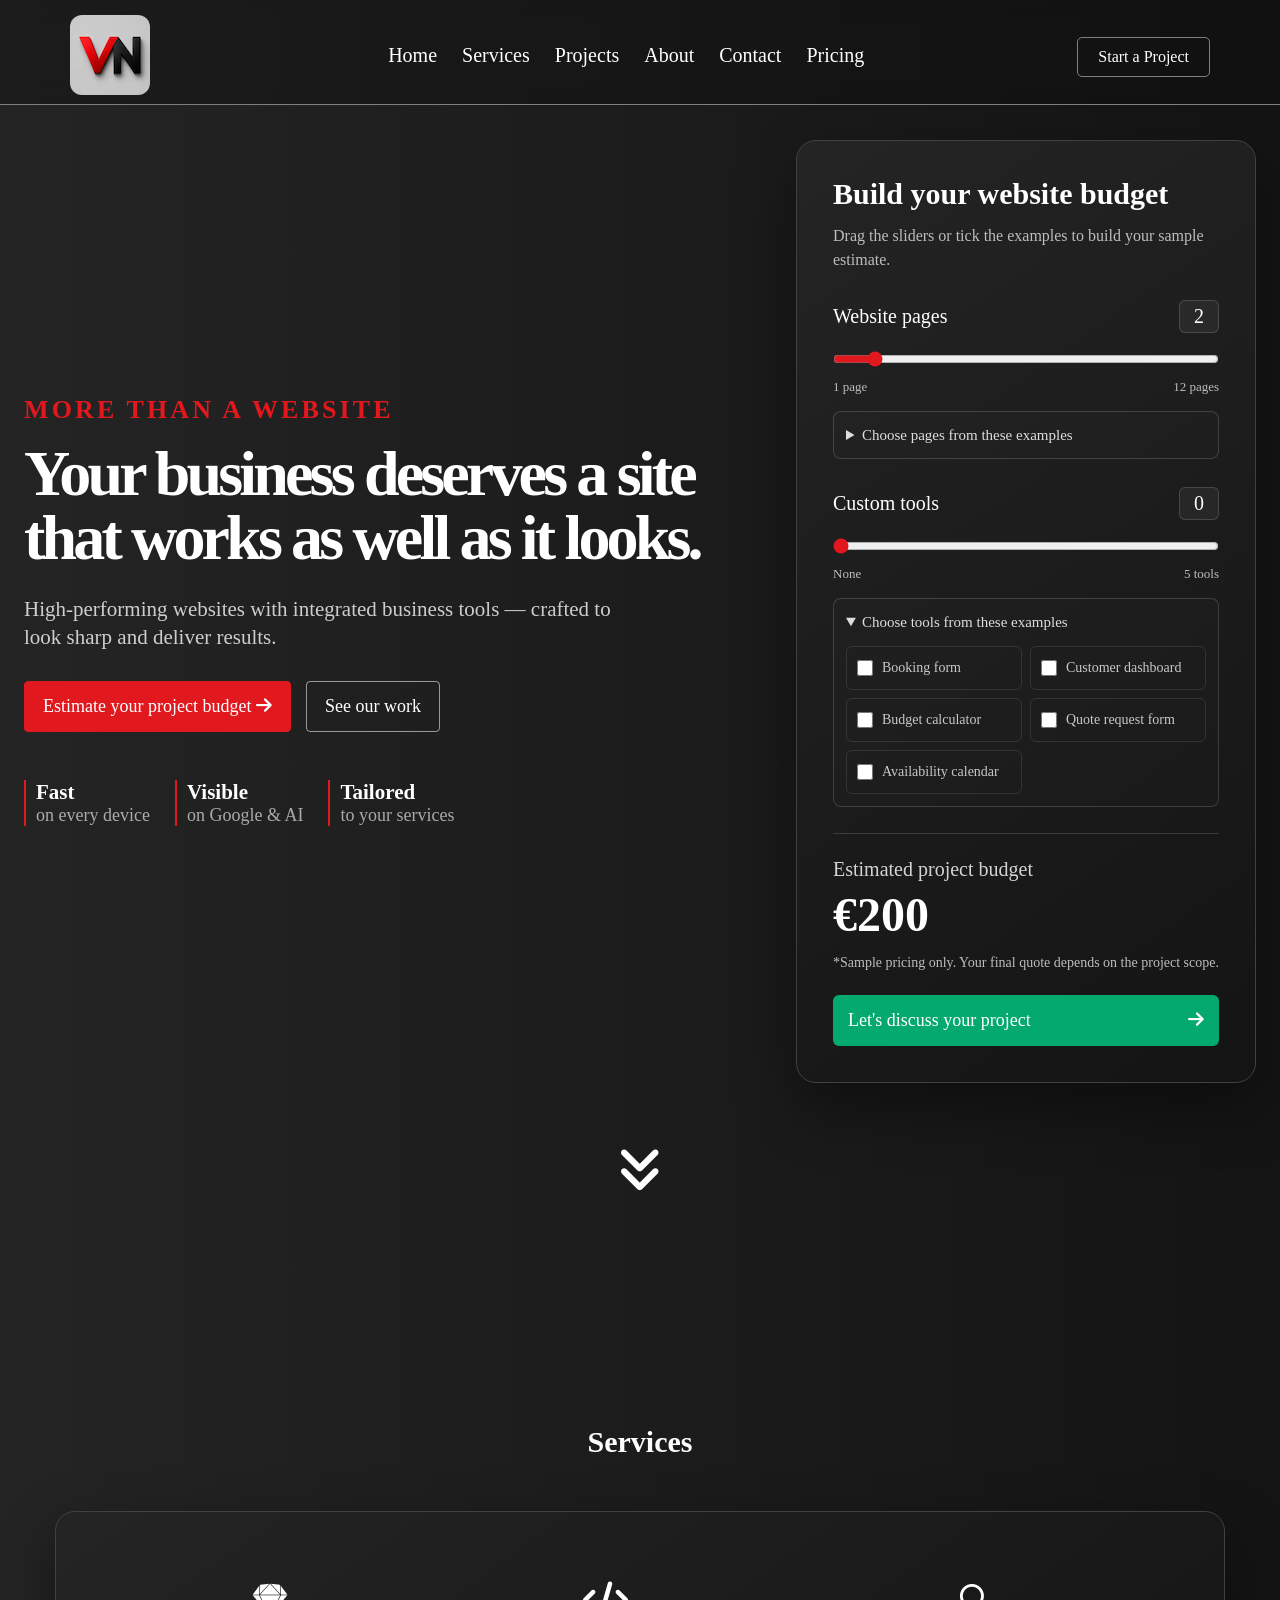
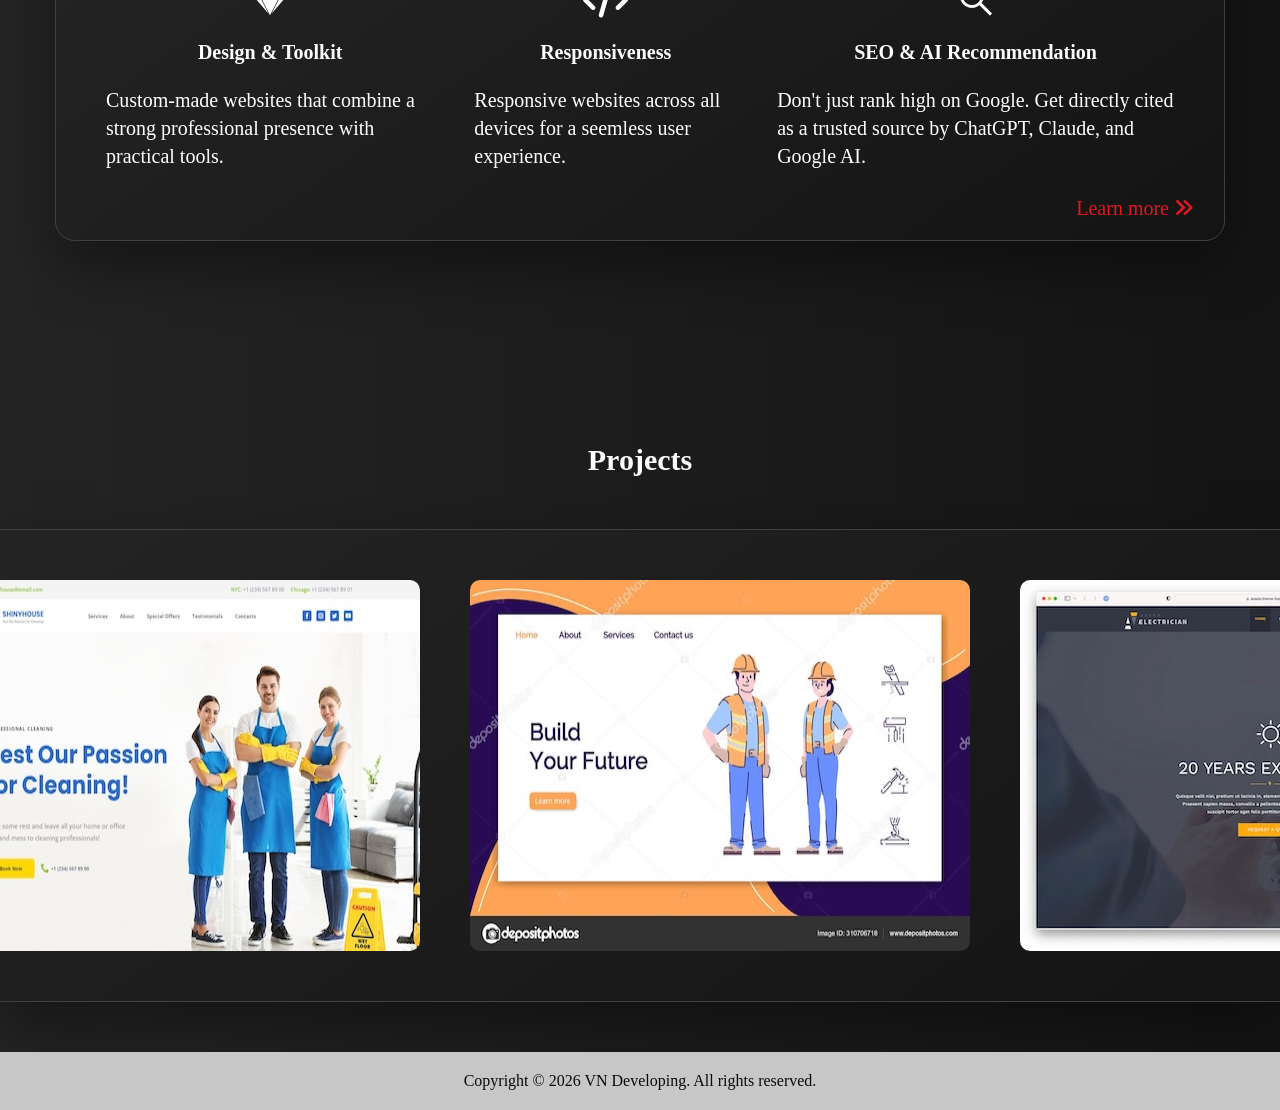
<file: index.html>
<!doctype html>
<html lang="en">
  <head>
    <meta charset="UTF-8" />
    <meta name="viewport" content="width=device-width, initial-scale=1.0" />
    <title>Website Development Home Page | VN Developing</title>
    <link rel="icon" href="img/myLogo-edit.png" />
    <!-- for older browsers -->
    <link rel="shortcut icon" href="img/myLogo-edit.png" />
    <!-- for newest browsers -->
    <link
      rel="apple-touch-icon-precomposed"
      sizes="100x100"
      href="img/myLogo-edit.png"
    />
    <!-- for apple devices -->
    <link
      rel="stylesheet"
      href="https://cdnjs.cloudflare.com/ajax/libs/font-awesome/6.5.1/css/all.min.css"
    />
    <link rel="stylesheet" type="text/css" href="style.css" />
  </head>

  <body>
    <div class="container-wrapper">
      <header class="header">
        <div class="header-content">
          <div class="logo">
            <a href="index.html" rel="home" title="Home">
              <img src="img/myLogo.png" alt="Home Logo" />
            </a>
          </div>
          <nav class="navigation">
            <a href="index.html">Home</a>
            <a href="services.html">Services</a>
            <a href="projects.html">Projects</a>
            <a href="about.html">About</a>
            <a href="contact.html">Contact</a>
            <a href="pricing.html">Pricing</a>
          </nav>
          <div class="start-a-project-btn">
            <a href="contact.html" class="btn">Start a Project</a>
          </div>
          <div class="nav-menu-toggle">
            <i class="fa-solid fa-bars"></i>
          </div>
        </div>
      </header>
    </div>

    <section id="home" class="home">
      <div class="home-container">
        <div class="column-1">
          <div class="intro-text">
            <p class="intro-text-1">More than a website</p>
            <h1 class="intro-text-2">
              Your business deserves a site that works as well as it looks.
            </h1>
            <p class="intro-text-3">
              High-performing websites with integrated business tools — crafted
              to look sharp and deliver results.
            </p>
          </div>
          <div class="intro-btns">
            <a href="contact.html" class="intro-btn-1"
              >Estimate your project budget
              <i class="fa-solid fa-arrow-right"></i
            ></a>
            <a href="projects.html" class="intro-btn-2"> See our work</a>
          </div>
          <div class="intro-deliverables">
            <div><strong>Fast</strong><span>on every device</span></div>
            <div><strong>Visible</strong><span>on Google & AI</span></div>
            <div><strong>Tailored</strong><span>to your services</span></div>
          </div>
        </div>
        <div class="column-2">
          <div class="budget-calculator" aria-labelledby="budget-title">
            <h2 id="budget-title">Build your website budget</h2>
            <p class="budget-description">
              Drag the sliders or tick the examples to build your sample
              estimate.
            </p>
            <div class="budget-control">
              <div class="budget-label">
                <label for="budget-pages">Website pages</label>
                <output id="budget-pages-value" for="budget-pages">2</output>
              </div>
              <input
                type="range"
                id="budget-pages"
                min="1"
                max="12"
                value="2"
                step="1"
              />
              <div class="budget-scale" aria-hidden="true">
                <span>1 page</span><span>12 pages</span>
              </div>
              <details class="budget-options" name="budget-examples">
                <summary>Choose pages from these examples</summary>
                <p class="budget-help">
                  Select at least one page. Each tick adds one page.
                </p>
                <fieldset class="budget-option-grid" id="budget-page-options">
                  <legend class="budget-options-legend">
                    Website page examples
                  </legend>
                  <label
                    ><input type="checkbox" value="Home" checked /><span
                      >Home</span
                    ></label
                  >
                  <label
                    ><input type="checkbox" value="Services" checked /><span
                      >Services</span
                    ></label
                  >
                  <label
                    ><input type="checkbox" value="Projects" /><span
                      >Projects</span
                    ></label
                  >
                  <label
                    ><input type="checkbox" value="About" /><span
                      >About</span
                    ></label
                  >
                  <label
                    ><input type="checkbox" value="Contact" /><span
                      >Contact</span
                    ></label
                  >
                  <label
                    ><input type="checkbox" value="Pricing" /><span
                      >Pricing</span
                    ></label
                  >
                  <label
                    ><input type="checkbox" value="FAQs" /><span
                      >FAQs</span
                    ></label
                  >
                  <label
                    ><input type="checkbox" value="Testimonials" /><span
                      >Testimonials</span
                    ></label
                  >
                  <label
                    ><input type="checkbox" value="Blog" /><span
                      >Blog</span
                    ></label
                  >
                  <label
                    ><input type="checkbox" value="Team" /><span
                      >Team</span
                    ></label
                  >
                  <label
                    ><input type="checkbox" value="Gallery" /><span
                      >Gallery</span
                    ></label
                  >
                  <label
                    ><input type="checkbox" value="Careers" /><span
                      >Careers</span
                    ></label
                  >
                </fieldset>
              </details>
            </div>
            <div class="budget-control">
              <div class="budget-label">
                <label for="budget-tools">Custom tools</label>
                <output id="budget-tools-value" for="budget-tools">1</output>
              </div>
              <input
                type="range"
                id="budget-tools"
                min="0"
                max="5"
                value="0"
                step="1"
                aria-describedby="budget-tools-help"
              />
              <div class="budget-scale" aria-hidden="true">
                <span>None</span><span>5 tools</span>
              </div>
              <details class="budget-options" name="budget-examples" open>
                <summary>Choose tools from these examples</summary>
                <fieldset class="budget-option-grid" id="budget-tool-options">
                  <legend class="budget-options-legend">
                    Custom tool examples
                  </legend>
                  <label
                    ><input type="checkbox" value="Booking form" checked /><span
                      >Booking form</span
                    ></label
                  >
                  <label
                    ><input type="checkbox" value="Customer dashboard" /><span
                      >Customer dashboard</span
                    ></label
                  >
                  <label
                    ><input type="checkbox" value="Budget calculator" /><span
                      >Budget calculator</span
                    ></label
                  >
                  <label
                    ><input type="checkbox" value="Quote request form" /><span
                      >Quote request form</span
                    ></label
                  >
                  <label
                    ><input
                      type="checkbox"
                      value="Availability calendar"
                    /><span>Availability calendar</span></label
                  >
                </fieldset>
              </details>
            </div>
            <div class="budget-result">
              <span>Estimated project budget</span>
              <output
                id="budget-total"
                for="budget-pages budget-tools"
                aria-live="polite"
                aria-atomic="true"
                >€1,250</output
              >
              <p>
                *Sample pricing only. Your final quote depends on the project
                scope.
              </p>
            </div>
            <a href="#contact" class="budget-cta"
              >Let's discuss your project
              <i class="fa-solid fa-arrow-right" aria-hidden="true"></i
            ></a>
          </div>
        </div>
      </div>
      <div class="scroll-down">
        <a
          href="javascript:void(0);"
          onclick="scrollToServices()"
          title="Scroll down"
        >
          <i class="fa-solid fa-angles-down"></i>
        </a>
      </div>
    </section>

    <div class="container-wrapper">
      <section id="services" class="services">
        <h2 class="heading">Services</h2>
        <div class="services-container">
          <div class="service-info">
            <i class="fa-brands fa-sketch"></i>
            <h3>Design & Toolkit</h3>
            <p>
              Custom-made websites that combine a strong professional presence
              with practical tools.
            </p>
          </div>

          <div class="service-info">
            <i class="fa-solid fa-code"></i>
            <h3>Responsiveness</h3>
            <p>
              Responsive websites across all devices for a seemless user
              experience.
            </p>
          </div>

          <div class="service-info">
            <i class="fa-brands fa-sistrix"></i>
            <h3>SEO & AI Recommendation</h3>
            <p>
              Don't just rank high on Google. Get directly cited as a trusted
              source by ChatGPT, Claude, and Google AI.
            </p>
          </div>
          <a href="#" target="blank" class="learn-more"
            >Learn more <i class="fa-solid fa-angles-right"></i
          ></a>
        </div>
      </section>
    </div>

    <section id="projects" class="projects">
      <h2 class="heading">Projects</h2>
      <div class="projects-container">
        <div class="carousel">
          <div id="carousel" class="carousel-track">
            <img src="img/cleaner website.jpeg" />
            <img src="img/contractor website.jpg" />
            <img src="img/electrician website.jpg" />
            <img src="img/plumber website.png" />
            <img src="img/tutor website.png" />
          </div>
        </div>
      </div>
    </section>

    <footer>
      <div class="container-wrapper">
        <div class="copyright">
          Copyright © <span id="thisYear"></span> VN Developing. All rights
          reserved.
        </div>
      </div>
    </footer>

    <script src="script.js"></script>
  </body>
</html>
</file>
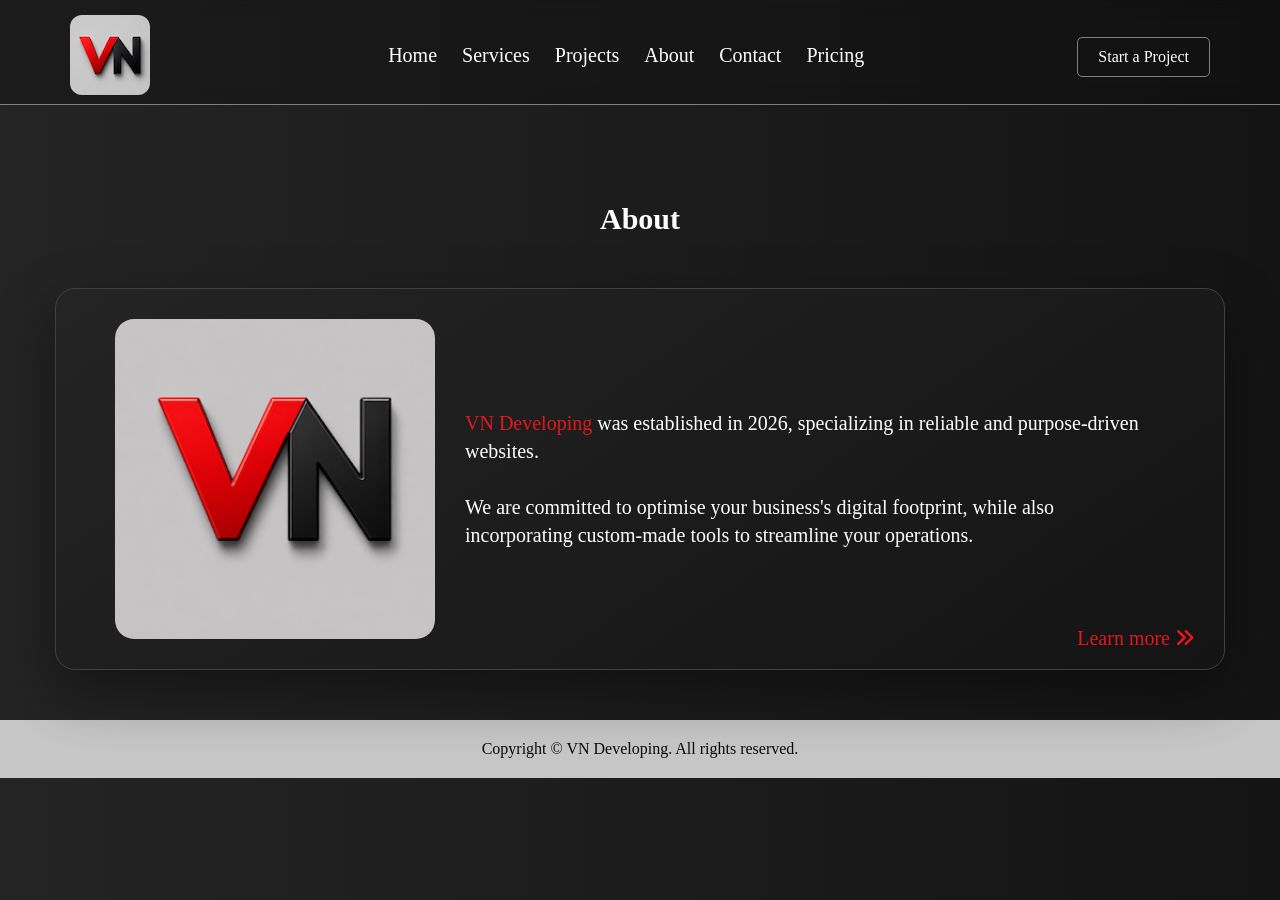
<file: about.html>
<!doctype html>
<html lang="en">
  <head>
    <meta charset="UTF-8" />
    <meta name="viewport" content="width=device-width, initial-scale=1.0" />
    <title>Website Development About Us | VN Developing</title>
    <link rel="icon" href="img/myLogo-edit.png" />
    <!-- for older browsers -->
    <link rel="shortcut icon" href="img/myLogo-edit.png" />
    <!-- for newest browsers -->
    <link
      rel="apple-touch-icon-precomposed"
      sizes="100x100"
      href="img/myLogo-edit.png"
    />
    <!-- for apple devices -->
    <link
      rel="stylesheet"
      href="https://cdnjs.cloudflare.com/ajax/libs/font-awesome/6.5.1/css/all.min.css"
    />
    <link rel="stylesheet" type="text/css" href="style.css" />
  </head>

  <body>
    <div class="container-wrapper">
      <header class="header">
        <div class="header-content">
          <div class="logo">
            <a href="index.html" rel="home" title="Home">
              <img src="img/myLogo.png" alt="Home Logo" />
            </a>
          </div>
          <nav class="navigation">
            <a href="index.html">Home</a>
            <a href="services.html">Services</a>
            <a href="projects.html">Projects</a>
            <a href="about.html">About</a>
            <a href="contact.html">Contact</a>
            <a href="pricing.html">Pricing</a>
          </nav>
          <div class="start-a-project-btn">
            <a href="contact.html" class="btn">Start a Project</a>
          </div>
          <div class="nav-menu-toggle">
            <i class="fa-solid fa-bars"></i>
          </div>
        </div>
      </header>
    </div>

    <div class="container-wrapper">
      <section id="about" class="about">
        <h2 class="heading">About</h2>
        <div class="about-container">
          <img src="img/about-img.png" />
          <p>
            <span class="company-name">VN Developing</span> was established in
            2026, specializing in reliable and purpose-driven websites.
            <br />
            <br />
            We are committed to optimise your business's digital footprint,
            while also incorporating custom-made tools to streamline your
            operations.
          </p>
          <a href="contact.html" target="blank" class="learn-more"
            >Learn more <i class="fa-solid fa-angles-right"></i
          ></a>
        </div>
      </section>
    </div>

    <footer>
      <div class="container-wrapper">
        <div class="copyright">
          Copyright © <span id="thisYear"></span> VN Developing. All rights
          reserved.
        </div>
      </div>
    </footer>

    <script src="script.js"></script>
  </body>
</html>
</file>
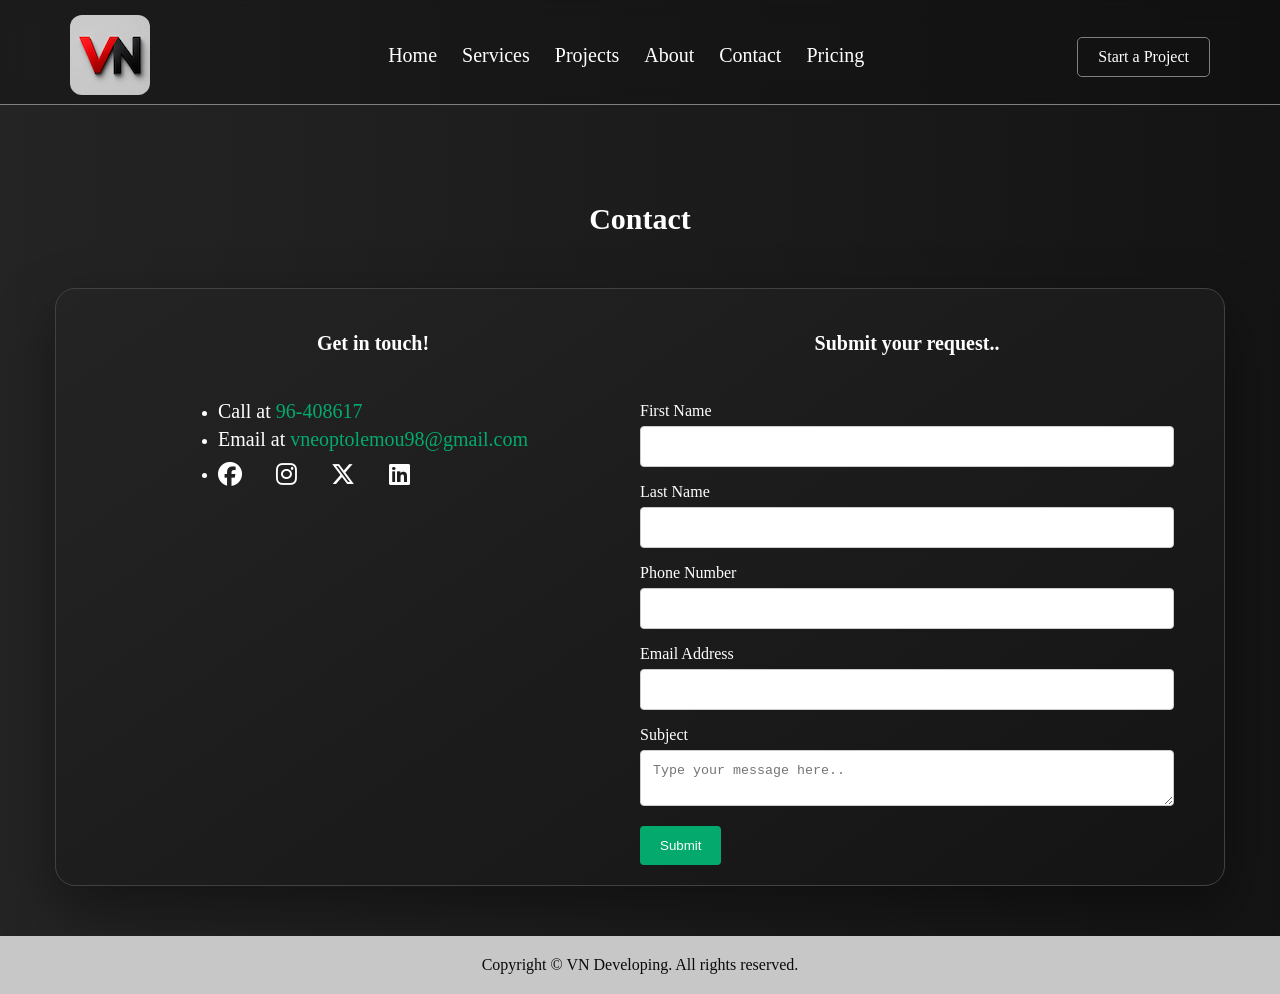
<file: contact.html>
<!doctype html>
<html lang="en">
  <head>
    <meta charset="UTF-8" />
    <meta name="viewport" content="width=device-width, initial-scale=1.0" />
    <title>Website Development Contact information | VN Developing</title>
    <link rel="icon" href="img/myLogo-edit.png" />
    <!-- for older browsers -->
    <link rel="shortcut icon" href="img/myLogo-edit.png" />
    <!-- for newest browsers -->
    <link
      rel="apple-touch-icon-precomposed"
      sizes="100x100"
      href="img/myLogo-edit.png"
    />
    <!-- for apple devices -->
    <link
      rel="stylesheet"
      href="https://cdnjs.cloudflare.com/ajax/libs/font-awesome/6.5.1/css/all.min.css"
    />
    <link rel="stylesheet" type="text/css" href="style.css" />
  </head>

  <body>
    <div class="container-wrapper">
      <header class="header">
        <div class="header-content">
          <div class="logo">
            <a href="index.html" rel="home" title="Home">
              <img src="img/myLogo.png" alt="Home Logo" />
            </a>
          </div>
          <nav class="navigation">
            <a href="index.html">Home</a>
            <a href="services.html">Services</a>
            <a href="projects.html">Projects</a>
            <a href="about.html">About</a>
            <a href="contact.html">Contact</a>
            <a href="pricing.html">Pricing</a>
          </nav>
          <div class="start-a-project-btn">
            <a href="contact.html" class="btn">Start a Project</a>
          </div>
          <div class="nav-menu-toggle">
            <i class="fa-solid fa-bars"></i>
          </div>
        </div>
      </header>
    </div>

    <div class="container-wrapper">
      <section id="contact" class="contact">
        <h2 class="heading">Contact</h2>
        <div class="contact-container">
          <div class="contact-info">
            <h3 class="heading-2">Get in touch!</h3>
            <ul>
              <li>
                <p>
                  Call at
                  <a class="call-email" href="tel:96-408617">96-408617</a>
                </p>
              </li>
              <li>
                <p>
                  Email at
                  <a
                    class="call-email"
                    href="mailto:vneoptolemou98@gmail.com"
                    target="blank"
                    >vneoptolemou98@gmail.com</a
                  >
                </p>
              </li>
              <li>
                <a href="#" target="blank" title="Facebook"
                  ><i class="fa-brands fa-facebook fa-xl"></i
                ></a>
                <a href="#" target="blank" title="Instagram"
                  ><i class="fa-brands fa-instagram fa-xl"></i
                ></a>
                <a href="#" target="blank" title="X(Twitter)"
                  ><i class="fa-brands fa-x-twitter fa-xl"></i
                ></a>
                <a href="#" target="blank" title="LinkedIn"
                  ><i class="fa-brands fa-linkedin fa-xl"></i
                ></a>
              </li>
            </ul>
          </div>

          <div class="contact-form">
            <h3 class="heading-2">Submit your request..</h3>
            <form action="#">
              <label for="first-name">First Name</label>
              <input type="text" id="first-name" name="firstname" />

              <label for="last-name">Last Name</label>
              <input type="text" id="last-name" name="lastname" />

              <label for="phone-number">Phone Number</label>
              <input type="text" id="phone-number" name="phonenumber" />

              <label for="email-address">Email Address</label>
              <input type="text" id="email-address" name="emailaddress" />

              <label for="subject">Subject</label>
              <textarea
                id="subject"
                name="subject"
                placeholder="Type your message here.."
              ></textarea>
              <input type="submit" value="Submit" />
            </form>
          </div>
        </div>
      </section>
    </div>

    <footer>
      <div class="container-wrapper">
        <div class="copyright">
          Copyright © <span id="thisYear"></span> VN Developing. All rights
          reserved.
        </div>
      </div>
    </footer>

    <script src="script.js"></script>
  </body>
</html>
</file>
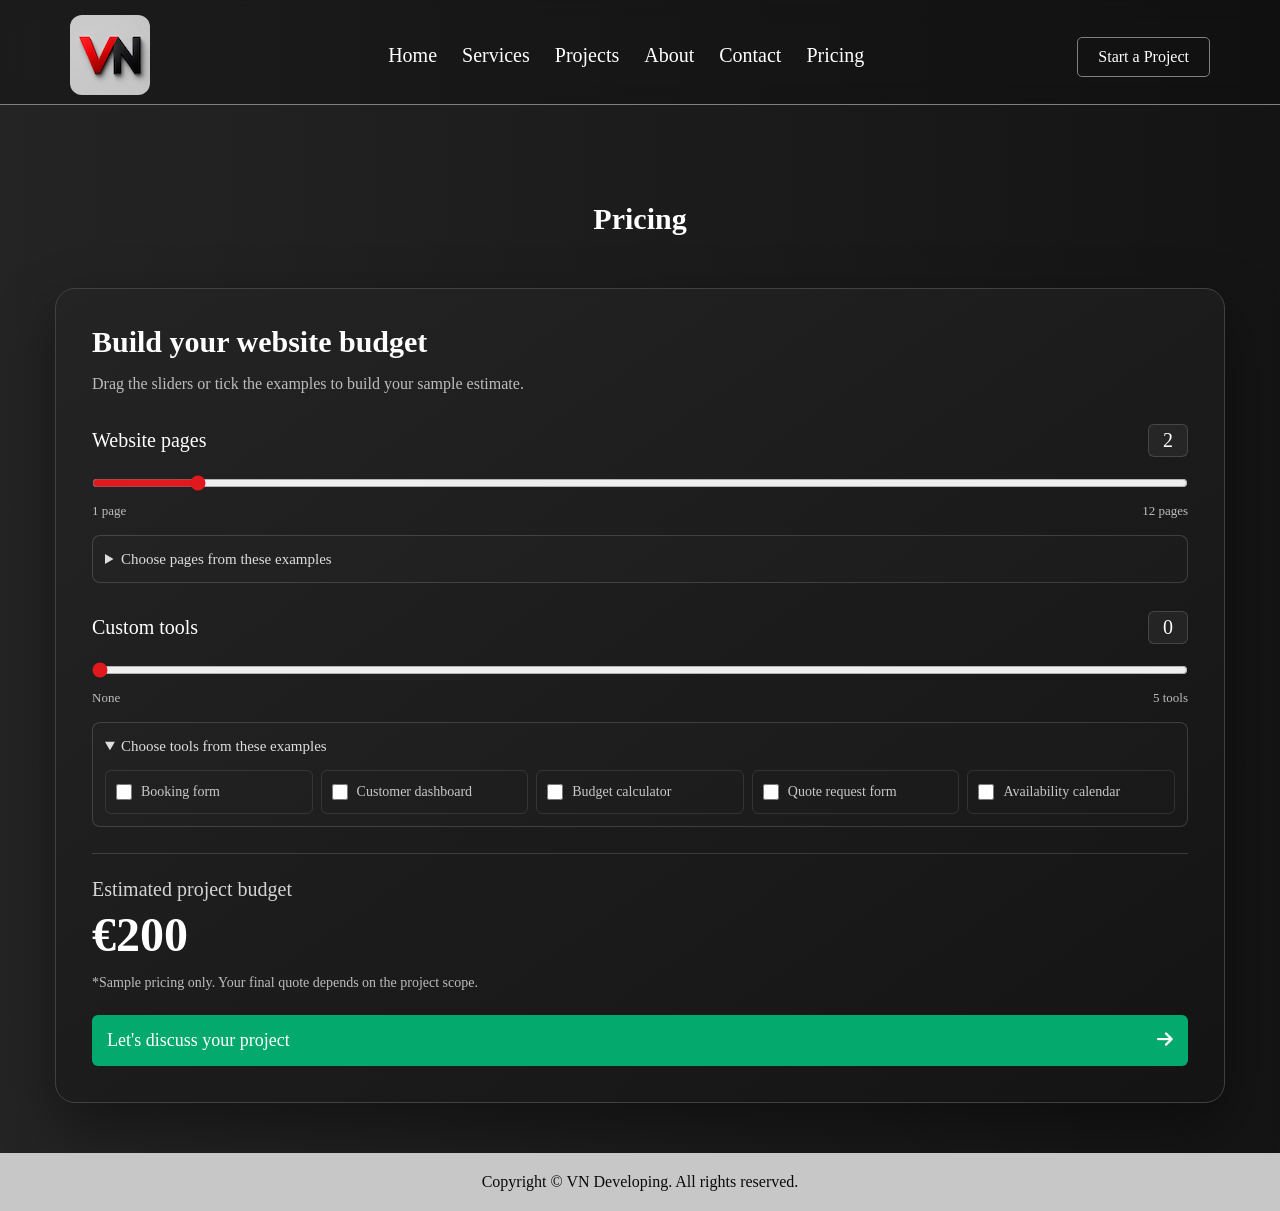
<file: pricing.html>
<!doctype html>
<html lang="en">
  <head>
    <meta charset="UTF-8" />
    <meta name="viewport" content="width=device-width, initial-scale=1.0" />
    <meta
      name="description"
      content="Estimate your website's budget with the VN Developing calculator. Explore how page count and custom tools affect your project cost."
    />
    <title>Website Pricing & Budget Calculator | VN Developing</title>
    <link rel="icon" href="img/myLogo-edit.png" />
    <!-- for older browsers -->
    <link rel="shortcut icon" href="img/myLogo-edit.png" />
    <!-- for newest browsers -->
    <link
      rel="apple-touch-icon-precomposed"
      sizes="100x100"
      href="img/myLogo-edit.png"
    />
    <!-- for apple devices -->
    <link
      rel="stylesheet"
      href="https://cdnjs.cloudflare.com/ajax/libs/font-awesome/6.5.1/css/all.min.css"
    />
    <link rel="stylesheet" type="text/css" href="style.css" />
  </head>

  <body>
    <div class="container-wrapper">
      <header class="header">
        <div class="header-content">
          <div class="logo">
            <a href="index.html" rel="home" title="Home">
              <img src="img/myLogo.png" alt="Home Logo" />
            </a>
          </div>
          <nav class="navigation">
            <a href="index.html">Home</a>
            <a href="services.html">Services</a>
            <a href="projects.html">Projects</a>
            <a href="about.html">About</a>
            <a href="contact.html">Contact</a>
            <a href="pricing.html">Pricing</a>
          </nav>
          <div class="start-a-project-btn">
            <a href="contact.html" class="btn">Start a Project</a>
          </div>
          <div class="nav-menu-toggle">
            <i class="fa-solid fa-bars"></i>
          </div>
        </div>
      </header>
    </div>

    <div class="container-wrapper">
      <div id="pricing" class="pricing">
        <h2 class="heading">Pricing</h2>
        <div class="budget-calculator" aria-labelledby="budget-title">
          <h2 id="budget-title">Build your website budget</h2>
          <p class="budget-description">
            Drag the sliders or tick the examples to build your sample estimate.
          </p>
          <div class="budget-control">
            <div class="budget-label">
              <label for="budget-pages">Website pages</label>
              <output id="budget-pages-value" for="budget-pages">2</output>
            </div>
            <input
              type="range"
              id="budget-pages"
              min="1"
              max="12"
              value="2"
              step="1"
            />
            <div class="budget-scale" aria-hidden="true">
              <span>1 page</span><span>12 pages</span>
            </div>
            <details class="budget-options" name="budget-examples">
              <summary>Choose pages from these examples</summary>
              <p class="budget-help">
                Select at least one page. Each tick adds one page.
              </p>
              <fieldset class="budget-option-grid" id="budget-page-options">
                <legend class="budget-options-legend">
                  Website page examples
                </legend>
                <label
                  ><input type="checkbox" value="Home" checked /><span
                    >Home</span
                  ></label
                >
                <label
                  ><input type="checkbox" value="Services" checked /><span
                    >Services</span
                  ></label
                >
                <label
                  ><input type="checkbox" value="Projects" /><span
                    >Projects</span
                  ></label
                >
                <label
                  ><input type="checkbox" value="About" /><span
                    >About</span
                  ></label
                >
                <label
                  ><input type="checkbox" value="Contact" /><span
                    >Contact</span
                  ></label
                >
                <label
                  ><input type="checkbox" value="Pricing" /><span
                    >Pricing</span
                  ></label
                >
                <label
                  ><input type="checkbox" value="FAQs" /><span
                    >FAQs</span
                  ></label
                >
                <label
                  ><input type="checkbox" value="Testimonials" /><span
                    >Testimonials</span
                  ></label
                >
                <label
                  ><input type="checkbox" value="Blog" /><span
                    >Blog</span
                  ></label
                >
                <label
                  ><input type="checkbox" value="Team" /><span
                    >Team</span
                  ></label
                >
                <label
                  ><input type="checkbox" value="Gallery" /><span
                    >Gallery</span
                  ></label
                >
                <label
                  ><input type="checkbox" value="Careers" /><span
                    >Careers</span
                  ></label
                >
              </fieldset>
            </details>
          </div>
          <div class="budget-control">
            <div class="budget-label">
              <label for="budget-tools">Custom tools</label>
              <output id="budget-tools-value" for="budget-tools">1</output>
            </div>
            <input
              type="range"
              id="budget-tools"
              min="0"
              max="5"
              value="0"
              step="1"
              aria-describedby="budget-tools-help"
            />
            <div class="budget-scale" aria-hidden="true">
              <span>None</span><span>5 tools</span>
            </div>
            <details class="budget-options" name="budget-examples" open>
              <summary>Choose tools from these examples</summary>
              <fieldset class="budget-option-grid" id="budget-tool-options">
                <legend class="budget-options-legend">
                  Custom tool examples
                </legend>
                <label
                  ><input type="checkbox" value="Booking form" checked /><span
                    >Booking form</span
                  ></label
                >
                <label
                  ><input type="checkbox" value="Customer dashboard" /><span
                    >Customer dashboard</span
                  ></label
                >
                <label
                  ><input type="checkbox" value="Budget calculator" /><span
                    >Budget calculator</span
                  ></label
                >
                <label
                  ><input type="checkbox" value="Quote request form" /><span
                    >Quote request form</span
                  ></label
                >
                <label
                  ><input type="checkbox" value="Availability calendar" /><span
                    >Availability calendar</span
                  ></label
                >
              </fieldset>
            </details>
          </div>
          <div class="budget-result">
            <span>Estimated project budget</span>
            <output
              id="budget-total"
              for="budget-pages budget-tools"
              aria-live="polite"
              aria-atomic="true"
              >€1,250</output
            >
            <p>
              *Sample pricing only. Your final quote depends on the project
              scope.
            </p>
          </div>
          <a href="contact.html" class="budget-cta"
            >Let's discuss your project
            <i class="fa-solid fa-arrow-right" aria-hidden="true"></i
          ></a>
        </div>
      </div>
    </div>

    <footer>
      <div class="container-wrapper">
        <div class="copyright">
          Copyright © <span id="thisYear"></span> VN Developing. All rights
          reserved.
        </div>
      </div>
    </footer>

    <script src="script.js"></script>
  </body>
</html>
</file>
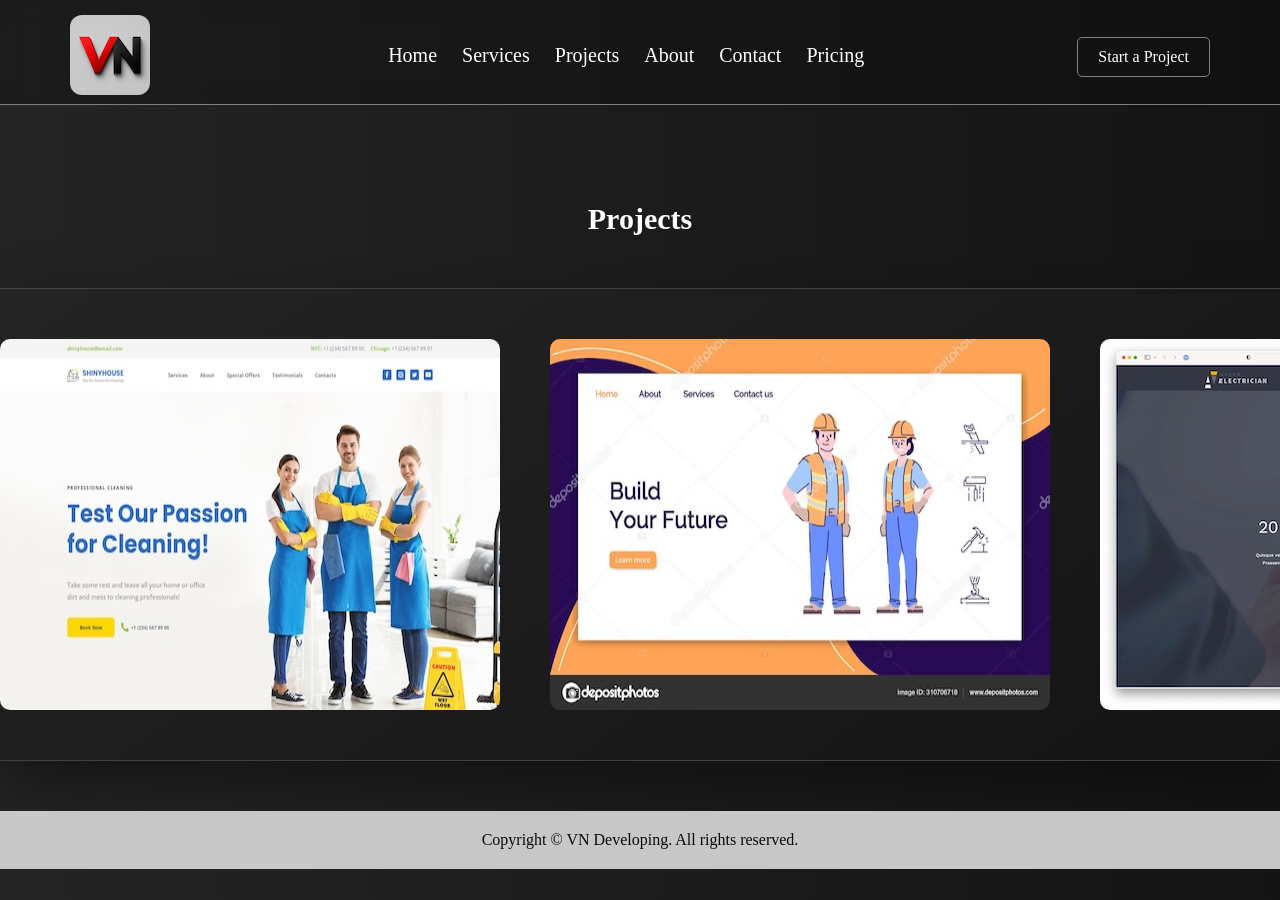
<file: projects.html>
<!doctype html>
<html lang="en">
  <head>
    <meta charset="UTF-8" />
    <meta name="viewport" content="width=device-width, initial-scale=1.0" />
    <title>Website Development Projects | VN Developing</title>
    <link rel="icon" href="img/myLogo-edit.png" />
    <!-- for older browsers -->
    <link rel="shortcut icon" href="img/myLogo-edit.png" />
    <!-- for newest browsers -->
    <link
      rel="apple-touch-icon-precomposed"
      sizes="100x100"
      href="img/myLogo-edit.png"
    />
    <!-- for apple devices -->
    <link
      rel="stylesheet"
      href="https://cdnjs.cloudflare.com/ajax/libs/font-awesome/6.5.1/css/all.min.css"
    />
    <link rel="stylesheet" type="text/css" href="style.css" />
  </head>

  <body>
    <div class="container-wrapper">
      <header class="header">
        <div class="header-content">
          <div class="logo">
            <a href="index.html" rel="home" title="Home">
              <img src="img/myLogo.png" alt="Home Logo" />
            </a>
          </div>
          <nav class="navigation">
            <a href="index.html">Home</a>
            <a href="services.html">Services</a>
            <a href="projects.html">Projects</a>
            <a href="about.html">About</a>
            <a href="contact.html">Contact</a>
            <a href="pricing.html">Pricing</a>
          </nav>
          <div class="start-a-project-btn">
            <a href="contact.html" class="btn">Start a Project</a>
          </div>
          <div class="nav-menu-toggle">
            <i class="fa-solid fa-bars"></i>
          </div>
        </div>
      </header>
    </div>

    <section id="projects" class="projects">
      <h2 class="heading">Projects</h2>
      <div class="projects-container">
        <div class="carousel">
          <div id="carousel" class="carousel-track">
            <img src="img/cleaner website.jpeg" />
            <img src="img/contractor website.jpg" />
            <img src="img/electrician website.jpg" />
            <img src="img/plumber website.png" />
            <img src="img/tutor website.png" />
          </div>
        </div>
      </div>
    </section>

    <footer>
      <div class="container-wrapper">
        <div class="copyright">
          Copyright © <span id="thisYear"></span> VN Developing. All rights
          reserved.
        </div>
      </div>
    </footer>

    <script src="script.js"></script>
  </body>
</html>
</file>
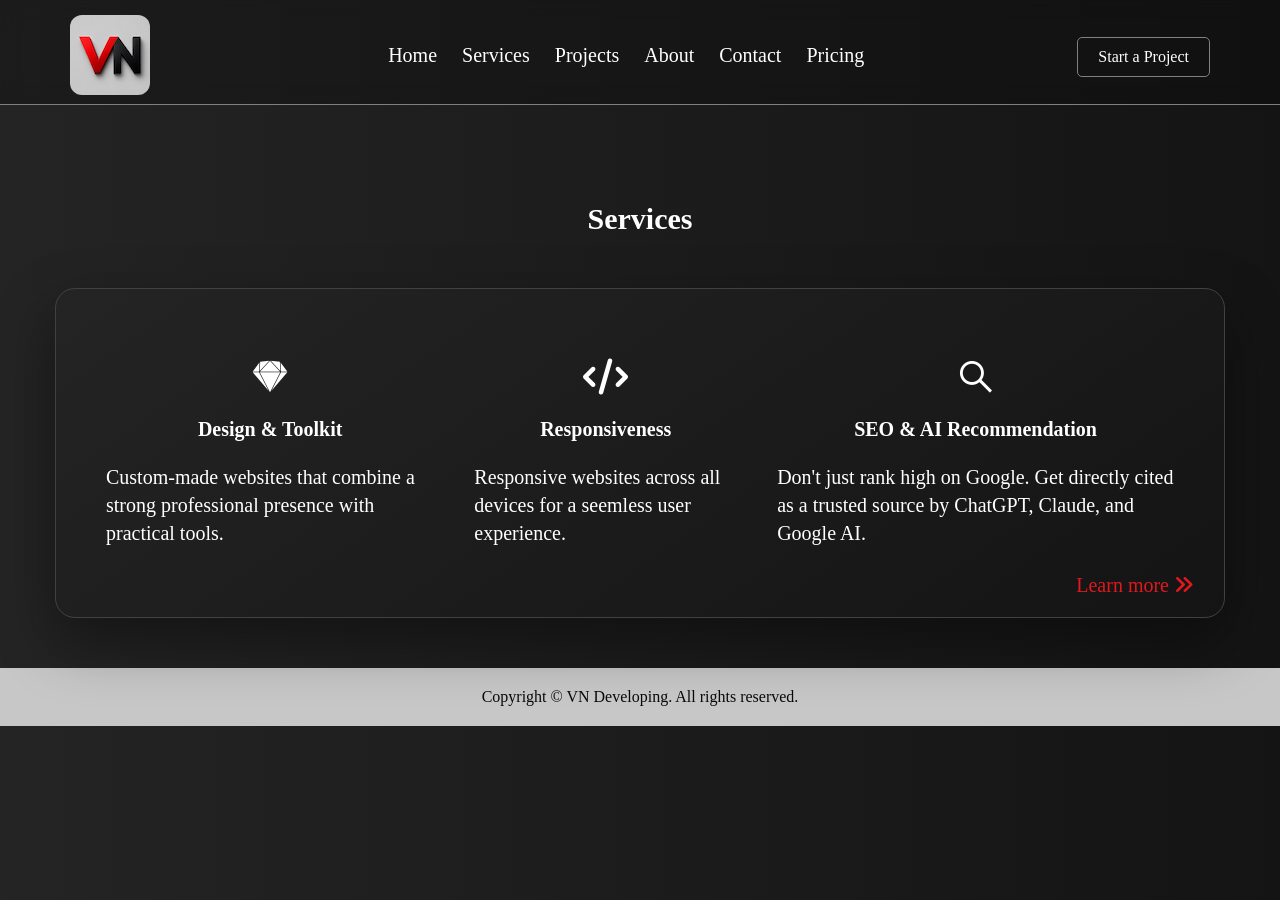
<file: services.html>
<!doctype html>
<html lang="en">
  <head>
    <meta charset="UTF-8" />
    <meta name="viewport" content="width=device-width, initial-scale=1.0" />
    <title>Website Development Services | VN Developing</title>
    <link rel="icon" href="img/myLogo-edit.png" />
    <!-- for older browsers -->
    <link rel="shortcut icon" href="img/myLogo-edit.png" />
    <!-- for newest browsers -->
    <link
      rel="apple-touch-icon-precomposed"
      sizes="100x100"
      href="img/myLogo-edit.png"
    />
    <!-- for apple devices -->
    <link
      rel="stylesheet"
      href="https://cdnjs.cloudflare.com/ajax/libs/font-awesome/6.5.1/css/all.min.css"
    />
    <link rel="stylesheet" type="text/css" href="style.css" />
  </head>

  <body>
    <div class="container-wrapper">
      <header class="header">
        <div class="header-content">
          <div class="logo">
            <a href="index.html" rel="home" title="Home">
              <img src="img/myLogo.png" alt="Home Logo" />
            </a>
          </div>
          <nav class="navigation">
            <a href="index.html">Home</a>
            <a href="services.html">Services</a>
            <a href="projects.html">Projects</a>
            <a href="about.html">About</a>
            <a href="contact.html">Contact</a>
            <a href="pricing.html">Pricing</a>
          </nav>
          <div class="start-a-project-btn">
            <a href="contact.html" class="btn">Start a Project</a>
          </div>
          <div class="nav-menu-toggle">
            <i class="fa-solid fa-bars"></i>
          </div>
        </div>
      </header>
    </div>

    <div class="container-wrapper">
      <section id="services" class="services">
        <h2 class="heading">Services</h2>
        <div class="services-container">
          <div class="service-info">
            <i class="fa-brands fa-sketch"></i>
            <h3>Design & Toolkit</h3>
            <p>
              Custom-made websites that combine a strong professional presence
              with practical tools.
            </p>
          </div>

          <div class="service-info">
            <i class="fa-solid fa-code"></i>
            <h3>Responsiveness</h3>
            <p>
              Responsive websites across all devices for a seemless user
              experience.
            </p>
          </div>

          <div class="service-info">
            <i class="fa-brands fa-sistrix"></i>
            <h3>SEO & AI Recommendation</h3>
            <p>
              Don't just rank high on Google. Get directly cited as a trusted
              source by ChatGPT, Claude, and Google AI.
            </p>
          </div>
          <a href="#" target="blank" class="learn-more"
            >Learn more <i class="fa-solid fa-angles-right"></i
          ></a>
        </div>
      </section>
    </div>

    <footer>
      <div class="container-wrapper">
        <div class="copyright">
          Copyright © <span id="thisYear"></span> VN Developing. All rights
          reserved.
        </div>
      </div>
    </footer>

    <script src="script.js"></script>
  </body>
</html>
</file>
<file: style.css>
* {
  box-sizing: border-box;
  margin: 0;
  padding: 0;
  text-decoration: none;
}

a {
  text-decoration: none;
  color: white;
  transition: 0.3s ease-in-out;
}

h1 {
  font-size: 32px;
  line-height: 42px;
}
h2 {
  font-size: 30px;
  line-height: 38px;
}
h3 {
  font-size: 20px;
  line-height: 28px;
}

p {
  font-size: 20px;
  line-height: 28px;
}

:root {
  --bg-color: rgb(10, 10, 10);
  --second-bg-color: rgb(30, 30, 30);
  --header-bg-color: rgba(10, 10, 10, 0.3);
  --main-color: rgba(225, 24, 30);
  --text-color: white;
}

html {
  overflow-x: hidden;
  scroll-behavior: smooth;
}

section {
  scroll-margin-top: 100px;
}

body {
  background: linear-gradient(to right, #242424, #141414);
  color: var(--text-color);
}
img {
  height: auto;
  width: 100%;
}

.container-wrapper {
  max-width: 1200px;
  margin: 0 auto;
  padding-left: 15px;
  padding-right: 15px;
}

/* Header */
.header {
  position: fixed;
  top: 0;
  left: 0;
  right: 0;

  display: flex;
  justify-content: center;

  z-index: 1000;
  background: var(--header-bg-color);
  backdrop-filter: blur(10px);
  border-bottom: 1px solid gray;
}

.header-content {
  width: 100%;
  max-width: 1200px;
  padding: 15px 30px 5px 30px;

  display: flex;
  justify-content: space-between;
  align-items: center;
}

.logo {
  cursor: pointer;
  transition: 0.3s ease-in-out;
}

.logo:hover {
  transform: scale(1.1);
}

.logo img {
  border-radius: 15%;
}

.start-a-project-btn {
  display: flex;
  justify-content: center;
  align-items: center;
  border: 1px solid gray;
  border-radius: 5px;
  padding: 10px 20px;
  transition: 0.3s ease-in-out;
  cursor: pointer;
}

.start-a-project-btn:hover {
  background: #04aa6d;
  border: 1px solid #04aa6d;
}

/* Navigation */
.navigation {
  display: flex;
  flex-direction: row;
}

.navigation a {
  font-size: 20px;
  margin-left: 25px;
  color: var(--text-color);
  border-bottom: 3px solid transparent;
}

.navigation a:hover {
  color: var(--main-color);
  border-bottom: 3px solid var(--main-color);
}

.nav-menu-toggle {
  display: none;
  font-size: 30px;
  cursor: pointer;
}

/*Home*/

.home {
  position: relative;
  min-height: 100vh;
  display: flex;
  align-items: center;
  padding: 140px 24px;
}

.home-container {
  width: 100%;
  max-width: 1500px;
  margin: 0 auto;
  display: flex;
  flex-direction: row;
  justify-content: center;
  align-items: center;
  gap: clamp(32px, 6vw, 100px);
}

.column-1 {
  flex: 1;
  min-width: 0;
  flex-direction: column;
  justify-content: center;
  align-items: center;
}

.intro-text-1 {
  color: var(--main-color);
  font-size: 26px;
  font-weight: 700;
  letter-spacing: 0.12em;
  text-transform: uppercase;
  margin-bottom: 18px;
}

.intro-text-2 {
  max-width: 900px;
  letter-spacing: -0.06em;
  font-size: clamp(40px, 5vw, 90px);
  line-height: 1;
}

.intro-text-3 {
  max-width: 600px;
  margin: 25px 0 30px;
  color: rgba(255, 255, 255, 0.78);
  font-size: 21px;
}

.intro-btns {
  display: flex;
  flex-wrap: wrap;
  align-items: center;
  gap: 15px;
}

.intro-btns a {
  padding: 14px 18px;
  border-radius: 4px;
  font-size: 18px;
}

.intro-btn-1 {
  background: var(--main-color);
  border: 1px solid var(--main-color);
}

.intro-btn-1:hover {
  color: white;
  background: rgb(190, 15, 21);
  border-color: rgb(190, 15, 21);
}

.intro-btn-2 {
  border: 1px solid rgba(255, 255, 255, 0.55);
}

.intro-btn-2:hover {
  border-color: white;
  color: white;
}

.intro-deliverables {
  display: flex;
  flex-wrap: wrap;
  gap: 25px;
  margin-top: 48px;
}
.intro-deliverables div {
  border-left: 2px solid var(--main-color);
  padding-left: 10px;
  display: flex;
  flex-direction: column;
}
.intro-deliverables strong {
  font-size: 21px;
}
.intro-deliverables span {
  color: rgba(255, 255, 255, 0.62);
  font-size: 18px;
}

.column-2 {
  flex: 0 1 460px;
  min-width: 0;
  display: flex;
  flex-direction: column;
  justify-content: center;
  align-items: center;
}

/* Sample budget calculator */
.budget-calculator {
  width: 100%;
  padding: clamp(22px, 3vw, 36px);
  border: 1px solid #414141;
  border-radius: 20px;
  background: linear-gradient(145deg, #242424, #141414);
  box-shadow: 0 24px 60px #0006;
}

.budget-calculator h2 {
  font-size: 30px;
  line-height: 1.15;
  margin-bottom: 12px;
}

.budget-description,
.budget-result p {
  color: #bdbdbd;
  font-size: 16px;
  line-height: 1.5;
}

.budget-control {
  margin-top: 28px;
}

.budget-label,
.budget-scale {
  display: flex;
  justify-content: space-between;
  align-items: center;
  gap: 12px;
}

.budget-label {
  font-size: 20px;
}

.budget-label output {
  background: #ffffff0d;
  border: 1px solid #ffffff26;
  border-radius: 6px;
  min-width: 40px;
  padding: 4px 10px;
  text-align: center;
}

.budget-control input[type="range"] {
  width: 100%;
  height: 32px;
  margin: 10px 0 0;
  accent-color: var(--main-color);
  cursor: pointer;
}

.budget-control input:focus-visible,
.budget-cta:focus-visible {
  outline: 2px solid white;
  outline-offset: 4px;
}

.budget-scale {
  color: #bdbdbd;
  font-size: 13px;
}

.budget-result {
  margin-top: 26px;
  padding-top: 24px;
  border-top: 1px solid #ffffff26;
}

.budget-options {
  margin-top: 16px;
  padding: 12px;
  border: 1px solid #ffffff26;
  border-radius: 8px;
  background: #ffffff03;
}

.budget-options summary {
  color: #dedede;
  font-size: 15px;
  line-height: 1.5;
  cursor: pointer;
}

.budget-options summary:focus-visible {
  outline: 2px solid white;
  outline-offset: 4px;
}

.budget-option-grid {
  display: grid;
  grid-template-columns: repeat(auto-fit, minmax(min(100%, 140px), 1fr));
  gap: 8px;
  min-width: 0;
  margin-top: 12px;
  border: 0;
}

.budget-options-legend {
  position: absolute;
  width: 1px;
  height: 1px;
  overflow: hidden;
  clip-path: inset(50%);
}

.budget-option-grid label {
  display: flex;
  align-items: center;
  gap: 9px;
  padding: 10px;
  min-height: 44px;
  border: 1px solid #ffffff1a;
  border-radius: 6px;
  color: #c8c8c8;
  font-size: 14px;
  line-height: 1.4;
  cursor: pointer;
}

.budget-option-grid label:hover {
  border-color: #ffffff66;
}

.budget-option-grid label:has(input:checked) {
  border-color: var(--main-color);
  background: #e1181e12;
  color: white;
}

.budget-option-grid input {
  width: 16px;
  height: 16px;
  flex-shrink: 0;
  accent-color: var(--main-color);
  cursor: pointer;
}

.budget-result > span {
  color: #d4d4d4;
  font-size: 20px;
}

.budget-result > output {
  display: block;
  margin: 6px 0 10px;
  font-size: 48px;
  font-weight: 700;
  font-variant-numeric: tabular-nums;
}

.budget-result p {
  font-size: 14px;
}

.budget-cta {
  display: flex;
  justify-content: space-between;
  align-items: center;
  gap: 12px;
  margin-top: 22px;
  padding: 15px;
  border-radius: 6px;
  background: #04aa6d;
  font-size: 18px;
}

.budget-cta:hover {
  background: #07d489;
}

@media (max-width: 900px) {
  .home-container {
    flex-direction: column;
    gap: 40px;
  }

  .column-1,
  .column-2 {
    flex: auto;
    width: 100%;
    max-width: 600px;
  }
}

.scroll-down {
  position: absolute;
  left: 50%;
  bottom: 24px;
  transform: translateX(-50%);
  transition: opacity 0.3s ease;
}

.scroll-down.hidden {
  opacity: 0;
  pointer-events: none;
}

.scroll-down a {
  display: inline-block;
  color: white;
  font-size: 60px;
  animation: glow 2s ease-in-out infinite;
  cursor: pointer;
}

@keyframes glow {
  0% {
    opacity: 0.4;
    text-shadow: 0 0 5px white;
    transform: translateY(0);
  }

  50% {
    opacity: 1;
    text-shadow: 0 0 5px white;
    transform: translateY(8px);
  }

  100% {
    opacity: 0.4;
    text-shadow: 0 0 5px white;
    transform: translateY(0);
  }
}

/* Services */

.heading {
  text-align: center;
  margin: 50px 0;
  margin-top: 200px;
}

.services-container {
  position: relative;
  background-color: var(--second-bg-color);
  display: flex;
  justify-content: center;
  align-items: center;
  padding: 50px 30px;
  height: auto;
  border: 1px solid #414141;
  border-radius: 20px;
  background: linear-gradient(145deg, #242424, #141414);
  box-shadow: 0 24px 60px #0006;
}

.services h2 {
  color: var(--text-color);
}

.service-info {
  display: flex;
  flex-direction: column;
  text-align: center;
  justify-content: center;
  align-items: center;
  height: 100%;
  padding: 20px;
}

.service-info h3 {
  margin: 20px 0;
}

.service-info p {
  text-align: start;
}

.service-info i {
  font-size: 36px;
}

.learn-more {
  position: absolute;
  right: 30px;
  bottom: 20px;
  color: var(--main-color);
  font-size: 20px;
}

/* Projects */

.projects-container {
  background-color: var(--second-bg-color);
  height: auto;
  padding: 50px 0;
  display: flex;
  justify-content: center;
  align-items: center;
  border-top: 1px solid #414141;
  border-bottom: 1px solid #414141;
  background: linear-gradient(145deg, #242424, #141414);
  box-shadow: 0 24px 60px #0006;
}

.carousel {
  width: 100%;
  overflow: hidden;
}

.carousel-track {
  display: flex;
  gap: 50px;
}

.carousel-track img {
  width: 100%;
  border-radius: 10px;
}

/*About*/

.about {
  position: relative;
}

.about-container {
  background-color: var(--second-bg-color);
  display: flex;
  flex-direction: row;
  justify-content: center;
  align-items: center;
  height: auto;
  flex-wrap: wrap;
  width: 100%;
  margin: 0 auto;
  padding: 30px;
  gap: 30px;
  border: 1px solid #414141;
  border-radius: 20px;
  background: linear-gradient(145deg, #242424, #141414);
  box-shadow: 0 24px 60px #0006;
}

.about-container img {
  flex: 0 0 320px;
  max-width: 100%;
  height: auto;
  display: block;
  border-radius: 6%;
}

.about-container p {
  flex: 1 1 320px;
  margin: 0;
  max-width: 700px;
}

.company-name {
  color: var(--main-color);
}

/*Contact*/

.contact-container {
  background-color: var(--second-bg-color);
  display: flex;
  flex-direction: row;
  justify-content: space-between;
  align-items: flex-start;
  padding: 0 50px 20px 50px;
  height: auto;
  border: 1px solid #414141;
  border-radius: 20px;
  background: linear-gradient(145deg, #242424, #141414);
  box-shadow: 0 24px 60px #0006;
}

.contact-form {
  display: flex;
  flex-direction: column;
  align-items: center;
  gap: 5px;
  width: 100%;
}

input[type="text"],
textarea {
  width: 100%;
  padding: 12px;
  border: 1px solid #ccc;
  border-radius: 4px;
  margin-top: 6px;
  margin-bottom: 16px;
  resize: vertical;
}

input[type="submit"] {
  background-color: #04aa6d;
  color: white;
  padding: 12px 20px;
  border: none;
  border-radius: 4px;
  cursor: pointer;
  transition: 0.3s ease-in-out;
}

input[type="submit"]:hover {
  transform: scale(1.1);
}

.contact-info {
  display: flex;
  flex-direction: column;
  align-items: center;
  width: 100%;
}

.heading-2 {
  text-align: center;
  margin: 40px 0;
}

.contact-info i {
  margin-top: 20px;
  padding-right: 30px;
}

.contact-info a:hover {
  color: #07d489;
}

.call-email {
  color: #04aa6d;
}
/*Footer*/
footer {
  margin: 50px auto 0;
  display: block;
  background: rgba(200, 199, 200);
}

footer .copyright {
  text-align: center;
  color: rgb(10, 10, 10);
  padding: 20px 0;
}

/* RESIZING SCREEN */

/*Larger DESKTOPS*/
@media (min-width: 1441px) {
  .scroll-down a {
    font-size: 60px;
  }

  .navigation {
    display: flex;
  }

  .nav-menu-toggle {
    display: none;
  }

  .scroll-down {
    position: absolute;
    left: 50%;
    bottom: 24px;
    transform: translateX(-50%);
    transition: 0.3s ease-in-out;
    cursor: pointer;
  }
}

/*DESKTOPS*/
@media (max-width: 1440px) and (min-width: 1025px) {
  .scroll-down a {
    font-size: 50px;
  }

  .navigation {
    display: flex;
  }

  .nav-menu-toggle {
    display: none;
  }
}

/*TABLETS*/
@media (max-width: 1024px) and (min-width: 601px) {
  .scroll-down a {
    font-size: 45px;
  }

  .navigation {
    display: none;
    position: absolute;
    top: 100%;
    right: 15px;

    flex-direction: column;
    gap: 15px;

    background: var(--second-bg-color);
    padding: 20px;
    border-radius: 10px;
  }

  .navigation a {
    margin-left: 0;
  }

  .navigation.active {
    display: flex;
  }

  .nav-menu-toggle {
    display: block;
  }

  .about-container img {
    flex: 0 0 180px;
    width: 60%;
    max-width: 40%;
  }
}

/*PHONES*/
@media (max-width: 600px) {
  .scroll-down a {
    font-size: 30px;
  }

  .container-wrapper {
    padding-left: 0;
    padding-right: 0;
  }

  .navigation {
    display: none;
    position: absolute;
    top: 100%;
    right: 15px;

    flex-direction: column;
    gap: 15px;

    background: var(--second-bg-color);
    padding: 20px;
    border-radius: 10px;
  }

  .navigation a {
    margin-left: 0;
  }

  .navigation.active {
    display: flex;
  }

  .nav-menu-toggle {
    display: block;
  }

  .services-container,
  .about-container,
  .contact-container {
    flex-direction: column;
  }

  .projects-container {
    padding: 30px 0;
  }

  .carousel {
    width: 80%;
  }

  .carousel-track img {
    width: 80%;
  }

  .about-container img {
    flex: 0 0 180px;
    width: 60%;
    max-width: 40%;
  }
}
</file>
